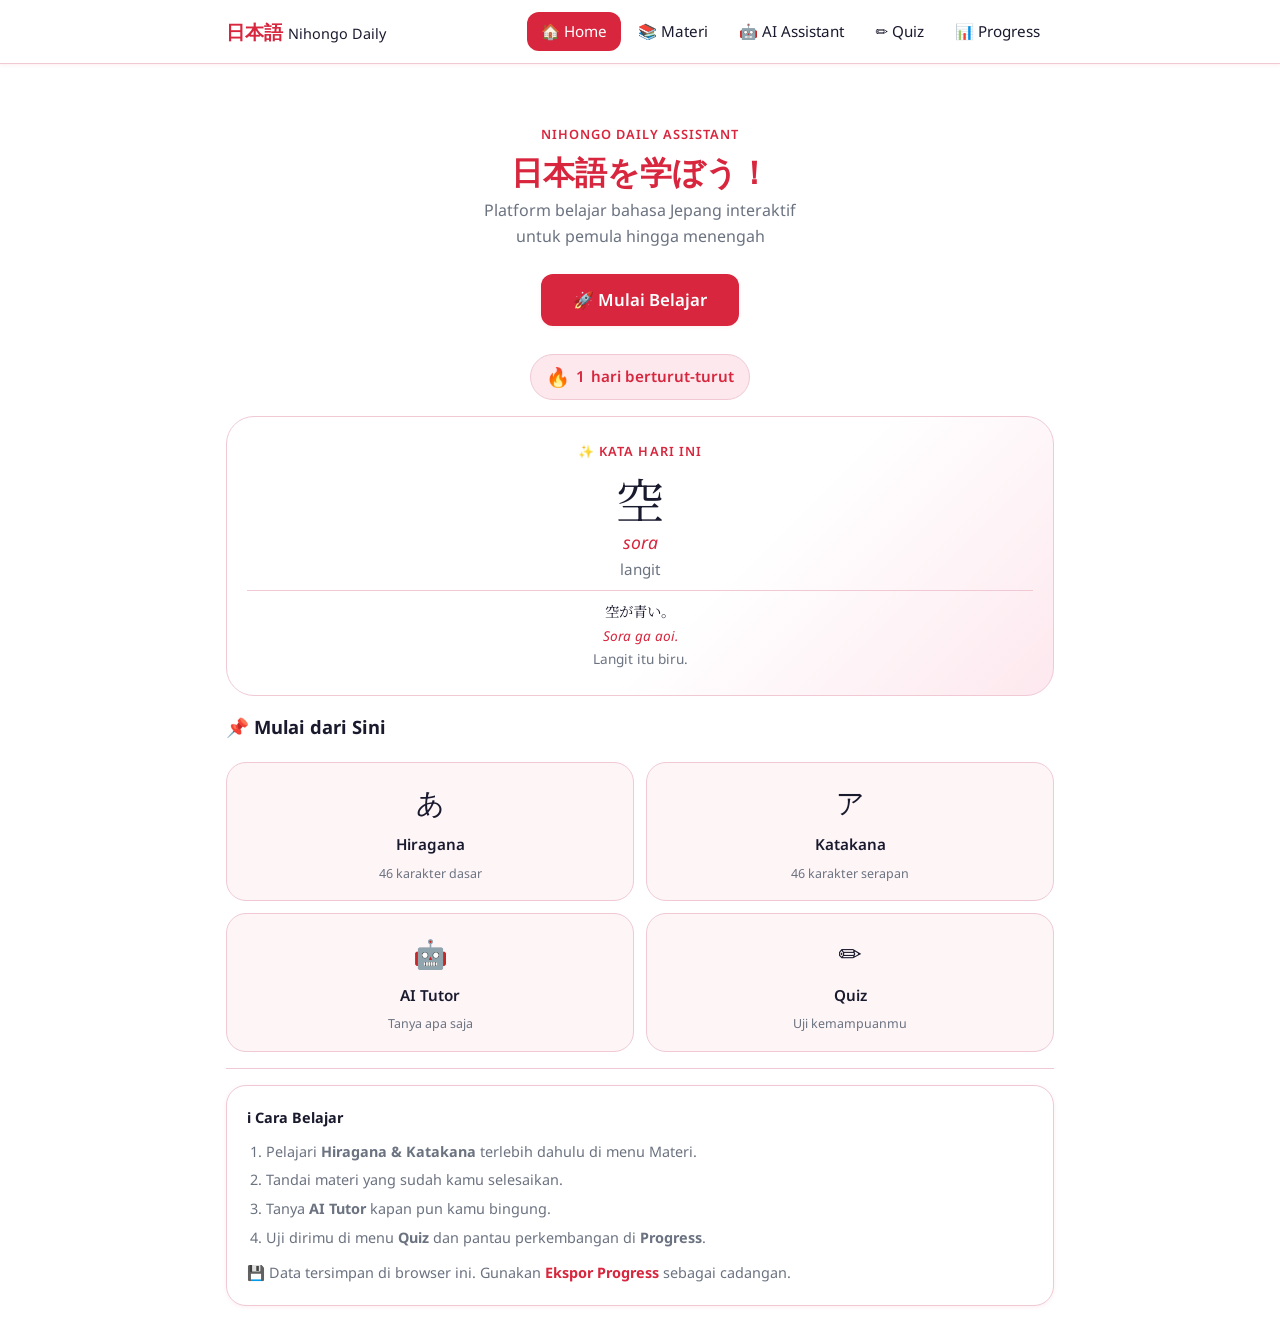
<file: nihongo-daily/index.html>
<!DOCTYPE html>
<html lang="id">
<head>
  <meta charset="UTF-8" />
  <meta name="viewport" content="width=device-width, initial-scale=1.0" />
  <title>Nihongo Daily Assistant</title>
  <!-- Google Fonts: Noto Sans + Noto Serif JP -->
  <link rel="preconnect" href="https://fonts.googleapis.com" />
  <link rel="preconnect" href="https://fonts.gstatic.com" crossorigin />
  <link href="https://fonts.googleapis.com/css2?family=Noto+Sans:wght@400;600;700&family=Noto+Serif+JP:wght@400;700&display=swap" rel="stylesheet" />
  <link rel="stylesheet" href="css/style.css" />
</head>
<body>

  <!-- ═══════════════════════════════════════════════════════
       TOP NAVBAR (desktop)
  ═══════════════════════════════════════════════════════ -->
  <nav class="top-nav">
    <div class="container nav-inner">
      <a href="index.html" class="logo">日本語 <span>Nihongo Daily</span></a>
      <ul class="nav-links">
        <li><a href="index.html"    class="nav-link" data-page="index.html">🏠 Home</a></li>
        <li><a href="materi.html"   class="nav-link" data-page="materi.html">📚 Materi</a></li>
        <li><a href="ai.html"       class="nav-link" data-page="ai.html">🤖 AI Assistant</a></li>
        <li><a href="quiz.html"     class="nav-link" data-page="quiz.html">✏️ Quiz</a></li>
        <li><a href="progress.html" class="nav-link" data-page="progress.html">📊 Progress</a></li>
      </ul>
    </div>
  </nav>

  <!-- ═══════════════════════════════════════════════════════
       MAIN CONTENT
  ═══════════════════════════════════════════════════════ -->
  <main class="container page-content">

    <!-- Hero -->
    <section class="hero">
      <div class="wod-label">Nihongo Daily Assistant</div>
      <h1 class="hero-title">日本語を学ぼう！</h1>
      <p class="hero-subtitle">Platform belajar bahasa Jepang interaktif<br>untuk pemula hingga menengah</p>
      <a href="materi.html" class="btn btn-primary" style="font-size:1.05rem;padding:.75rem 2rem;">
        🚀 Mulai Belajar
      </a>
    </section>

    <!-- Streak -->
    <div class="text-center mb-2">
      <div class="streak-badge" id="streak-badge">
        <span class="streak-fire">🔥</span>
        <span id="streak-count">0</span> hari berturut-turut
      </div>
    </div>

    <!-- Kata Hari Ini -->
    <div class="wod-card mb-2">
      <div class="wod-label">✨ Kata Hari Ini</div>
      <div class="wod-jp"  id="wod-jp">—</div>
      <div class="wod-rom" id="wod-rom"></div>
      <div class="wod-arti" id="wod-arti"></div>
      <div class="wod-contoh" id="wod-contoh"></div>
    </div>

    <!-- Quick Links -->
    <div class="section-header">
      <span class="section-title">📌 Mulai dari Sini</span>
    </div>
    <div class="quick-links">
      <a href="materi.html?level=pemula&tab=hiragana" class="quick-link-card">
        <span class="quick-link-icon">あ</span>
        <span class="quick-link-title">Hiragana</span>
        <span class="quick-link-sub">46 karakter dasar</span>
      </a>
      <a href="materi.html?level=pemula&tab=katakana" class="quick-link-card">
        <span class="quick-link-icon">ア</span>
        <span class="quick-link-title">Katakana</span>
        <span class="quick-link-sub">46 karakter serapan</span>
      </a>
      <a href="ai.html" class="quick-link-card">
        <span class="quick-link-icon">🤖</span>
        <span class="quick-link-title">AI Tutor</span>
        <span class="quick-link-sub">Tanya apa saja</span>
      </a>
      <a href="quiz.html" class="quick-link-card">
        <span class="quick-link-icon">✏️</span>
        <span class="quick-link-title">Quiz</span>
        <span class="quick-link-sub">Uji kemampuanmu</span>
      </a>
    </div>

    <!-- Info singkat -->
    <hr class="divider mt-3" />
    <div class="card mt-2" style="font-size:.9rem;color:var(--color-muted);">
      <b style="color:var(--color-text)">ℹ️ Cara Belajar</b>
      <ol style="margin-top:.5rem;padding-left:1.2rem;line-height:2;">
        <li>Pelajari <b>Hiragana &amp; Katakana</b> terlebih dahulu di menu Materi.</li>
        <li>Tandai materi yang sudah kamu selesaikan.</li>
        <li>Tanya <b>AI Tutor</b> kapan pun kamu bingung.</li>
        <li>Uji dirimu di menu <b>Quiz</b> dan pantau perkembangan di <b>Progress</b>.</li>
      </ol>
      <p style="margin-top:.5rem;margin-bottom:0">
        💾 Data tersimpan di browser ini. Gunakan <a href="progress.html"><b>Ekspor Progress</b></a> sebagai cadangan.
      </p>
    </div>

  </main>

  <!-- ═══════════════════════════════════════════════════════
       BOTTOM NAV (mobile)
  ═══════════════════════════════════════════════════════ -->
  <nav class="bottom-nav">
    <a href="index.html"    class="nav-link"><span class="nav-icon">🏠</span>Home</a>
    <a href="materi.html"   class="nav-link"><span class="nav-icon">📚</span>Materi</a>
    <a href="ai.html"       class="nav-link"><span class="nav-icon">🤖</span>AI</a>
    <a href="quiz.html"     class="nav-link"><span class="nav-icon">✏️</span>Quiz</a>
    <a href="progress.html" class="nav-link"><span class="nav-icon">📊</span>Progress</a>
  </nav>

  <!-- Toast container -->
  <div class="toast-container" id="toast-container"></div>

  <!-- Scripts (order matters: data → storage → config → app) -->
  <script src="js/data.js"></script>
  <script src="js/storage.js"></script>
  <script src="config.js"></script>
  <script src="js/app.js"></script>
  <script>
    // ── Home page init ─────────────────────────────────────
    (function () {
      // Perbarui streak
      perbaruiStreak();

      // Tampilkan streak
      document.getElementById("streak-count").textContent = getStreak();

      // Kata hari ini
      const wod = getWordOfDay();
      document.getElementById("wod-jp").textContent   = wod.jp;
      document.getElementById("wod-rom").textContent  = wod.romaji;
      document.getElementById("wod-arti").textContent = wod.arti;
      if (wod.contoh) {
        document.getElementById("wod-contoh").innerHTML =
          `<span style="font-family:var(--font-jp)">${wod.contoh}</span><br>` +
          `<span style="color:var(--color-accent);font-style:italic;font-size:.85rem">${wod.contohRomaji || ""}</span><br>` +
          `<span style="color:var(--color-muted);font-size:.85rem">${wod.contohArti || ""}</span>`;
      }
    })();
  </script>
</body>
</html>
</file>
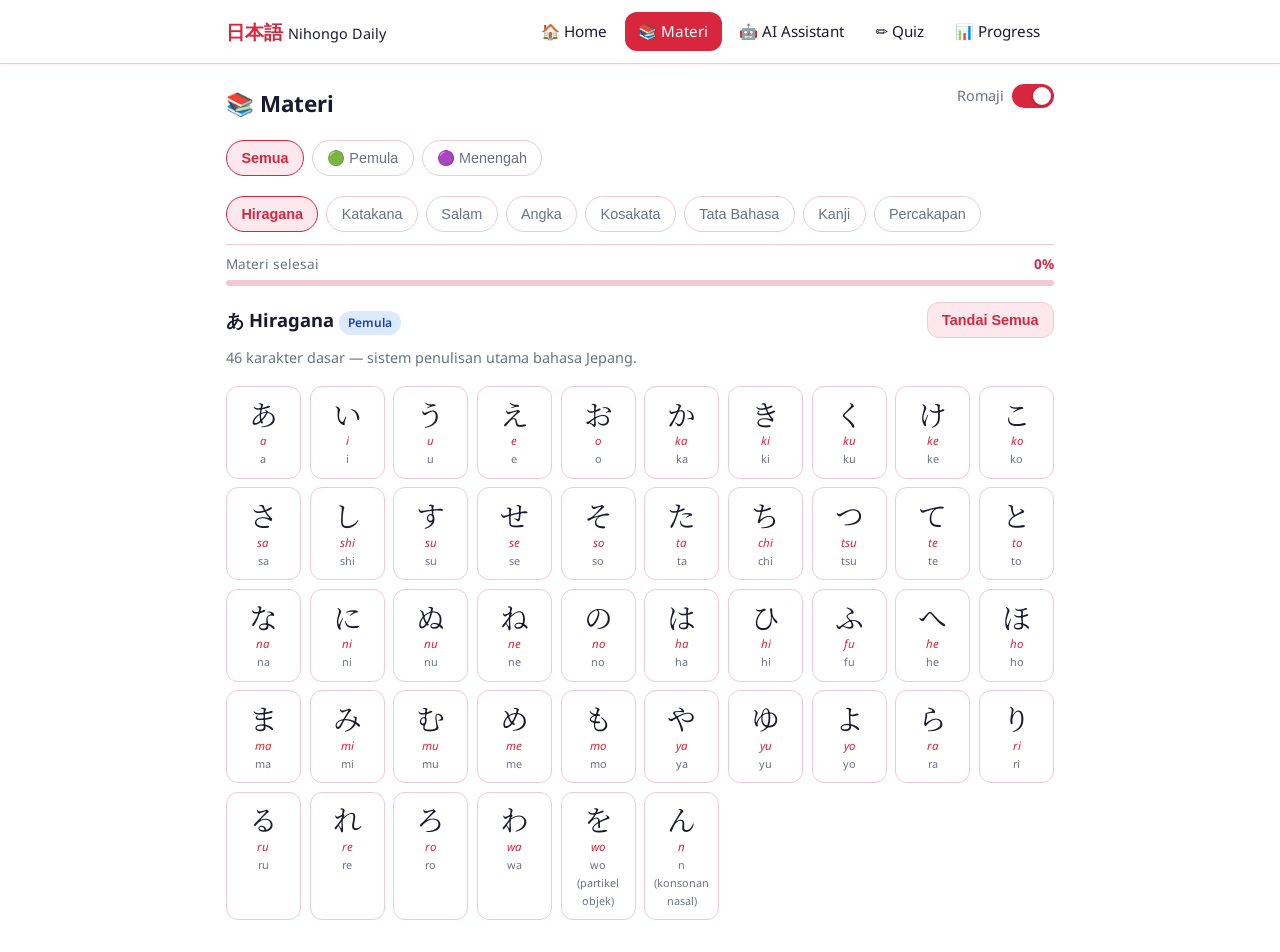
<file: nihongo-daily/materi.html>
<!DOCTYPE html>
<html lang="id">
<head>
  <meta charset="UTF-8" />
  <meta name="viewport" content="width=device-width, initial-scale=1.0" />
  <title>Materi — Nihongo Daily</title>
  <link rel="preconnect" href="https://fonts.googleapis.com" />
  <link rel="preconnect" href="https://fonts.gstatic.com" crossorigin />
  <link href="https://fonts.googleapis.com/css2?family=Noto+Sans:wght@400;600;700&family=Noto+Serif+JP:wght@400;700&display=swap" rel="stylesheet" />
  <link rel="stylesheet" href="css/style.css" />
  <style>
    /* ── Karakter grid tampil lebih rapat di mobile ── */
    .char-grid {
      display: grid;
      grid-template-columns: repeat(auto-fill, minmax(72px, 1fr));
      gap: .55rem;
    }
    .char-card {
      background: var(--color-bg);
      border: 1.5px solid var(--color-border);
      border-radius: var(--radius-md);
      padding: .6rem .4rem;
      text-align: center;
      cursor: pointer;
      transition: border-color .15s, box-shadow .15s;
      position: relative;
    }
    .char-card:hover           { border-color: var(--color-accent); box-shadow: var(--shadow-sm); }
    .char-card.done            { border-color: #a7f3d0; background: #f0fdf4; }
    .char-card .char-jp        { font-family: var(--font-jp); font-size: 1.8rem; line-height: 1.2; }
    .char-card .char-rom       { font-size: .72rem; color: var(--color-accent); font-style: italic; }
    .char-card .char-arti      { font-size: .68rem; color: var(--color-muted); }
    .char-card .done-check {
      position: absolute;
      top: 3px;
      right: 5px;
      font-size: .7rem;
      color: #16a34a;
    }

    /* Romaji tersembunyi jika toggle OFF */
    body.hide-romaji .char-rom,
    body.hide-romaji .romaji-text,
    body.hide-romaji .ai-romaji { display: none; }

    /* Kosakata list */
    .vocab-list { display: flex; flex-direction: column; gap: .55rem; }
    .vocab-item {
      background: var(--color-bg);
      border: 1px solid var(--color-border);
      border-radius: var(--radius-md);
      padding: .75rem 1rem;
      display: flex;
      align-items: center;
      justify-content: space-between;
      gap: .75rem;
      flex-wrap: wrap;
      transition: border-color .15s;
    }
    .vocab-item:hover   { border-color: var(--color-accent); }
    .vocab-item.done    { border-color: #a7f3d0; background: #f0fdf4; }
    .vocab-info         { flex: 1; min-width: 120px; }
    .vocab-jp           { font-family: var(--font-jp); font-size: 1.3rem; }
    .vocab-rom          { font-size: .85rem; color: var(--color-accent); font-style: italic; }
    .vocab-arti         { font-size: .85rem; color: var(--color-muted); }
    .vocab-badge        { flex-shrink: 0; }

    /* Grammar card */
    .grammar-card {
      background: var(--color-bg);
      border: 1px solid var(--color-border);
      border-radius: var(--radius-lg);
      margin-bottom: .75rem;
      overflow: hidden;
    }
    .grammar-header {
      display: flex;
      align-items: center;
      justify-content: space-between;
      padding: .9rem 1.1rem;
      cursor: pointer;
      gap: .5rem;
    }
    .grammar-header:hover { background: var(--color-surface2); }
    .grammar-body {
      padding: 0 1.1rem 1rem;
      border-top: 1px solid var(--color-border);
    }
    .grammar-pola {
      background: var(--color-surface);
      border-radius: var(--radius-sm);
      padding: .45rem .75rem;
      font-size: .9rem;
      font-family: monospace;
      margin: .6rem 0;
      word-break: break-all;
    }
    .grammar-contoh-item {
      border-left: 3px solid var(--color-accent);
      padding: .4rem .75rem;
      margin: .4rem 0;
      background: var(--color-surface2);
      border-radius: 0 var(--radius-sm) var(--radius-sm) 0;
    }

    /* Percakapan */
    .percakapan-card {
      background: var(--color-bg);
      border: 1px solid var(--color-border);
      border-radius: var(--radius-lg);
      padding: 1rem 1.1rem;
      margin-bottom: .75rem;
    }

    /* Tab konten */
    .tab-content { display: none; }
    .tab-content.active { display: block; }

    /* Chevron ikon */
    .chevron {
      transition: transform .2s;
      font-style: normal;
      font-size: .9rem;
      color: var(--color-muted);
    }
    .chevron.open { transform: rotate(180deg); }
  </style>
</head>
<body>

  <!-- TOP NAV -->
  <nav class="top-nav">
    <div class="container nav-inner">
      <a href="index.html" class="logo">日本語 <span>Nihongo Daily</span></a>
      <ul class="nav-links">
        <li><a href="index.html"    class="nav-link">🏠 Home</a></li>
        <li><a href="materi.html"   class="nav-link">📚 Materi</a></li>
        <li><a href="ai.html"       class="nav-link">🤖 AI Assistant</a></li>
        <li><a href="quiz.html"     class="nav-link">✏️ Quiz</a></li>
        <li><a href="progress.html" class="nav-link">📊 Progress</a></li>
      </ul>
    </div>
  </nav>

  <main class="container page-content">

    <!-- Judul + toggle romaji -->
    <div class="section-header mb-2">
      <h1 style="font-size:1.4rem">📚 Materi</h1>
      <label class="toggle-romaji-wrap">
        Romaji
        <label class="toggle-switch">
          <input type="checkbox" id="toggle-romaji" checked />
          <span class="toggle-slider"></span>
        </label>
      </label>
    </div>

    <!-- Filter Level -->
    <div class="filter-bar" id="filter-level">
      <button class="filter-btn active" data-level="semua">Semua</button>
      <button class="filter-btn" data-level="pemula">🟢 Pemula</button>
      <button class="filter-btn" data-level="menengah">🟣 Menengah</button>
    </div>

    <!-- ═══ TAB NAVIGASI KATEGORI ═══════════════════════════ -->
    <div class="filter-bar" id="tab-bar" style="margin-bottom:.5rem;border-bottom:1px solid var(--color-border);padding-bottom:.75rem;">
      <button class="filter-btn active" data-tab="hiragana">Hiragana</button>
      <button class="filter-btn" data-tab="katakana">Katakana</button>
      <button class="filter-btn" data-tab="salam">Salam</button>
      <button class="filter-btn" data-tab="angka">Angka</button>
      <button class="filter-btn" data-tab="kosakata">Kosakata</button>
      <button class="filter-btn" data-tab="grammar">Tata Bahasa</button>
      <button class="filter-btn" data-tab="kanji">Kanji</button>
      <button class="filter-btn" data-tab="percakapan">Percakapan</button>
    </div>

    <!-- Progress selesai -->
    <div id="progress-bar-wrap" style="margin-bottom:1rem;">
      <div style="display:flex;justify-content:space-between;font-size:.85rem;margin-bottom:.3rem;">
        <span style="color:var(--color-muted)">Materi selesai</span>
        <span id="persen-selesai" style="font-weight:700;color:var(--color-accent)">0%</span>
      </div>
      <div class="quiz-progress-bar">
        <div class="quiz-progress-fill" id="persen-fill" style="width:0%"></div>
      </div>
    </div>

    <!-- ═══════════════════════════════════════════════════
         TAB: HIRAGANA
    ═══════════════════════════════════════════════════ -->
    <div id="tab-hiragana" class="tab-content active" data-level-tag="pemula">
      <div class="section-header mb-1">
        <h2 class="section-title">あ Hiragana <span class="badge badge-pemula ml-1">Pemula</span></h2>
        <button class="btn btn-sm btn-secondary" id="btn-selesai-all-hiragana">Tandai Semua</button>
      </div>
      <p class="text-muted mb-2" style="font-size:.9rem">46 karakter dasar — sistem penulisan utama bahasa Jepang.</p>
      <div class="char-grid" id="grid-hiragana"></div>
    </div>

    <!-- ═══════════════════════════════════════════════════
         TAB: KATAKANA
    ═══════════════════════════════════════════════════ -->
    <div id="tab-katakana" class="tab-content" data-level-tag="pemula">
      <div class="section-header mb-1">
        <h2 class="section-title">ア Katakana <span class="badge badge-pemula">Pemula</span></h2>
        <button class="btn btn-sm btn-secondary" id="btn-selesai-all-katakana">Tandai Semua</button>
      </div>
      <p class="text-muted mb-2" style="font-size:.9rem">46 karakter — digunakan untuk kata serapan dan nama asing.</p>
      <div class="char-grid" id="grid-katakana"></div>
    </div>

    <!-- ═══════════════════════════════════════════════════
         TAB: SALAM
    ═══════════════════════════════════════════════════ -->
    <div id="tab-salam" class="tab-content" data-level-tag="pemula">
      <div class="section-header mb-1">
        <h2 class="section-title">👋 Salam &amp; Ungkapan <span class="badge badge-pemula">Pemula</span></h2>
      </div>
      <div class="vocab-list" id="list-salam"></div>
    </div>

    <!-- ═══════════════════════════════════════════════════
         TAB: ANGKA
    ═══════════════════════════════════════════════════ -->
    <div id="tab-angka" class="tab-content" data-level-tag="pemula">
      <div class="section-header mb-1">
        <h2 class="section-title">🔢 Angka <span class="badge badge-pemula">Pemula</span></h2>
      </div>
      <div class="vocab-list" id="list-angka"></div>
    </div>

    <!-- ═══════════════════════════════════════════════════
         TAB: KOSAKATA
    ═══════════════════════════════════════════════════ -->
    <div id="tab-kosakata" class="tab-content" data-level-tag="semua">
      <div class="section-header mb-1">
        <h2 class="section-title">📖 Kosakata</h2>
        <div class="filter-bar" id="filter-kosakata" style="margin-bottom:0">
          <button class="filter-btn active" data-kat="semua">Semua</button>
          <button class="filter-btn" data-kat="kata kerja">Kata Kerja</button>
          <button class="filter-btn" data-kat="kata sifat">Kata Sifat</button>
          <button class="filter-btn" data-kat="benda">Benda</button>
          <button class="filter-btn" data-kat="orang">Orang</button>
        </div>
      </div>
      <div class="vocab-list" id="list-kosakata"></div>
    </div>

    <!-- ═══════════════════════════════════════════════════
         TAB: TATA BAHASA
    ═══════════════════════════════════════════════════ -->
    <div id="tab-grammar" class="tab-content" data-level-tag="semua">
      <div class="section-header mb-1">
        <h2 class="section-title">📝 Tata Bahasa</h2>
      </div>
      <div id="list-grammar"></div>
    </div>

    <!-- ═══════════════════════════════════════════════════
         TAB: KANJI
    ═══════════════════════════════════════════════════ -->
    <div id="tab-kanji" class="tab-content" data-level-tag="menengah">
      <div class="section-header mb-1">
        <h2 class="section-title">漢 Kanji Dasar <span class="badge badge-menengah">Menengah</span></h2>
        <button class="btn btn-sm btn-secondary" id="btn-selesai-all-kanji">Tandai Semua</button>
      </div>
      <p class="text-muted mb-2" style="font-size:.9rem">15 kanji paling umum beserta on'yomi dan kun'yomi.</p>
      <div class="vocab-list" id="list-kanji"></div>
    </div>

    <!-- ═══════════════════════════════════════════════════
         TAB: PERCAKAPAN
    ═══════════════════════════════════════════════════ -->
    <div id="tab-percakapan" class="tab-content" data-level-tag="menengah">
      <div class="section-header mb-1">
        <h2 class="section-title">💬 Percakapan <span class="badge badge-menengah">Menengah</span></h2>
      </div>
      <div id="list-percakapan"></div>
    </div>

  </main>

  <!-- BOTTOM NAV -->
  <nav class="bottom-nav">
    <a href="index.html"    class="nav-link"><span class="nav-icon">🏠</span>Home</a>
    <a href="materi.html"   class="nav-link"><span class="nav-icon">📚</span>Materi</a>
    <a href="ai.html"       class="nav-link"><span class="nav-icon">🤖</span>AI</a>
    <a href="quiz.html"     class="nav-link"><span class="nav-icon">✏️</span>Quiz</a>
    <a href="progress.html" class="nav-link"><span class="nav-icon">📊</span>Progress</a>
  </nav>

  <div class="toast-container" id="toast-container"></div>

  <script src="js/data.js"></script>
  <script src="js/storage.js"></script>
  <script src="config.js"></script>
  <script src="js/app.js"></script>
  <script>
  // ══════════════════════════════════════════════════════════
  //  materi.html — logic halaman
  // ══════════════════════════════════════════════════════════

  // ─── Helper: tampilkan toast notifikasi ──────────────────
  function showToast(msg) {
    const c = document.getElementById("toast-container");
    const t = document.createElement("div");
    t.className = "toast";
    t.textContent = msg;
    c.appendChild(t);
    setTimeout(() => t.remove(), 2800);
  }

  // ─── Hitung total item materi (semua) ────────────────────
  function totalMateri() {
    return (
      DATA_HIRAGANA.length +
      DATA_KATAKANA.length +
      DATA_SALAM.length +
      DATA_ANGKA.length +
      DATA_KOSAKATA.length +
      DATA_GRAMMAR.length +
      DATA_KANJI.length
    );
  }

  // ─── Update progress bar ─────────────────────────────────
  function updateProgressBar() {
    const pct = persenMateriSelesai(totalMateri());
    document.getElementById("persen-selesai").textContent = pct + "%";
    document.getElementById("persen-fill").style.width    = pct + "%";
  }

  // ─── Render karakter grid (hiragana / katakana) ───────────
  function renderCharGrid(containerId, dataset, prefix) {
    const grid = document.getElementById(containerId);
    grid.innerHTML = "";
    dataset.forEach((item, i) => {
      const id   = prefix + "_" + i;
      const done = sudahSelesai(id);
      const card = document.createElement("div");
      card.className = "char-card" + (done ? " done" : "");
      card.dataset.id = id;
      card.innerHTML = `
        <div class="char-jp">${item.jp}</div>
        <div class="char-rom romaji-text">${item.romaji}</div>
        <div class="char-arti">${item.arti}</div>
        ${done ? '<span class="done-check">✓</span>' : ""}
      `;
      // Klik = toggle selesai
      card.addEventListener("click", () => {
        if (sudahSelesai(id)) {
          hapusTandaiSelesai(id);
          card.classList.remove("done");
          card.querySelector(".done-check")?.remove();
          showToast("Tanda selesai dihapus");
        } else {
          tandaiSelesai(id);
          card.classList.add("done");
          if (!card.querySelector(".done-check")) {
            const ck = document.createElement("span");
            ck.className = "done-check";
            ck.textContent = "✓";
            card.appendChild(ck);
          }
          showToast("✅ Ditandai selesai");
        }
        updateProgressBar();
      });
      grid.appendChild(card);
    });
  }

  // ─── Render vocab list (salam, angka, kosakata) ──────────
  function renderVocabList(containerId, dataset, prefix, showBadge) {
    const list = document.getElementById(containerId);
    list.innerHTML = "";
    dataset.forEach((item, i) => {
      const id   = prefix + "_" + i;
      const done = sudahSelesai(id);
      const el   = document.createElement("div");
      el.className  = "vocab-item" + (done ? " done" : "");
      el.dataset.id = id;
      el.innerHTML  = `
        <div class="vocab-info">
          <div class="vocab-jp jp-text" style="font-size:1.3rem">${item.jp}</div>
          <div class="vocab-rom romaji-text">${item.romaji}</div>
          <div class="vocab-arti">${item.arti}</div>
        </div>
        <div class="vocab-badge" style="display:flex;flex-direction:column;align-items:flex-end;gap:.35rem;">
          ${showBadge && item.level ? `<span class="badge badge-${item.level}">${item.level}</span>` : ""}
          ${showBadge && item.kategori ? `<span class="badge badge-accent">${item.kategori}</span>` : ""}
          <button class="btn btn-sm ${done ? "btn-done" : "btn-secondary"} btn-tandai"
            data-id="${id}" title="${done ? "Hapus tanda" : "Tandai selesai"}">
            ${done ? "✅ Selesai" : "Tandai"}
          </button>
        </div>
      `;
      // Tombol tandai
      el.querySelector(".btn-tandai").addEventListener("click", (e) => {
        e.stopPropagation();
        toggleSelesai(id, el, e.target);
      });
      list.appendChild(el);
    });
  }

  function toggleSelesai(id, elItem, btn) {
    if (sudahSelesai(id)) {
      hapusTandaiSelesai(id);
      elItem.classList.remove("done");
      btn.className = "btn btn-sm btn-secondary btn-tandai";
      btn.textContent = "Tandai";
      showToast("Tanda selesai dihapus");
    } else {
      tandaiSelesai(id);
      elItem.classList.add("done");
      btn.className = "btn btn-sm btn-done btn-tandai";
      btn.textContent = "✅ Selesai";
      showToast("✅ Ditandai selesai");
    }
    updateProgressBar();
  }

  // ─── Render kosakata dengan filter ───────────────────────
  let currentKat = "semua";
  let currentLevel = "semua";

  function renderKosakata() {
    let data = DATA_KOSAKATA;
    if (currentLevel !== "semua") data = data.filter(d => d.level === currentLevel);
    if (currentKat  !== "semua") data = data.filter(d => d.kategori === currentKat);
    // Buat mapping index ke id asli
    const list = document.getElementById("list-kosakata");
    list.innerHTML = "";
    data.forEach((item) => {
      const i    = DATA_KOSAKATA.indexOf(item);
      const id   = "kosakata_" + i;
      const done = sudahSelesai(id);
      const el   = document.createElement("div");
      el.className = "vocab-item" + (done ? " done" : "");
      el.innerHTML = `
        <div class="vocab-info">
          <div class="vocab-jp jp-text" style="font-size:1.3rem">${item.jp}</div>
          <div class="vocab-rom romaji-text">${item.romaji}</div>
          <div class="vocab-arti">${item.arti}</div>
        </div>
        <div class="vocab-badge" style="display:flex;flex-direction:column;align-items:flex-end;gap:.35rem;">
          <span class="badge badge-${item.level}">${item.level}</span>
          <span class="badge badge-accent">${item.kategori}</span>
          <button class="btn btn-sm ${done ? "btn-done" : "btn-secondary"} btn-tandai" data-id="${id}">
            ${done ? "✅ Selesai" : "Tandai"}
          </button>
        </div>
      `;
      el.querySelector(".btn-tandai").addEventListener("click", (e) => {
        e.stopPropagation();
        toggleSelesai(id, el, e.target);
      });
      list.appendChild(el);
    });
  }

  // ─── Render grammar ───────────────────────────────────────
  function renderGrammar(levelFilter) {
    const list = document.getElementById("list-grammar");
    list.innerHTML = "";
    let data = DATA_GRAMMAR;
    if (levelFilter !== "semua") data = data.filter(g => g.level === levelFilter);
    data.forEach((gr, i) => {
      const id   = "grammar_" + i;
      const done = sudahSelesai(id);
      const card = document.createElement("div");
      card.className = "grammar-card";
      const contohHTML = gr.contoh.map(c => `
        <div class="grammar-contoh-item">
          <div class="vocab-jp jp-text" style="font-size:1.1rem">${c.jp}</div>
          <div class="vocab-rom romaji-text">${c.romaji}</div>
          <div class="vocab-arti">${c.arti}</div>
        </div>`).join("");
      card.innerHTML = `
        <div class="grammar-header" data-open="false">
          <div>
            <span class="badge badge-${gr.level}" style="margin-right:.5rem">${gr.level}</span>
            <b>${gr.judul}</b>
          </div>
          <div style="display:flex;align-items:center;gap:.5rem">
            <button class="btn btn-sm ${done ? "btn-done" : "btn-secondary"} btn-tandai" data-id="${id}">
              ${done ? "✅" : "Tandai"}
            </button>
            <i class="chevron">▼</i>
          </div>
        </div>
        <div class="grammar-body hidden">
          <div class="grammar-pola">${gr.pola}</div>
          <p style="font-size:.9rem;color:var(--color-muted);margin-bottom:.5rem">${gr.penjelasan}</p>
          <b style="font-size:.9rem">Contoh:</b>
          ${contohHTML}
        </div>
      `;
      // Toggle buka/tutup
      card.querySelector(".grammar-header").addEventListener("click", (e) => {
        if (e.target.closest("button")) return;
        const body = card.querySelector(".grammar-body");
        const chv  = card.querySelector(".chevron");
        const open = card.querySelector(".grammar-header").dataset.open === "true";
        body.classList.toggle("hidden", open);
        chv.classList.toggle("open", !open);
        card.querySelector(".grammar-header").dataset.open = !open;
      });
      // Tandai selesai
      card.querySelector(".btn-tandai").addEventListener("click", (e) => {
        e.stopPropagation();
        toggleSelesai(id, card, e.target);
      });
      list.appendChild(card);
    });
  }

  // ─── Render kanji ─────────────────────────────────────────
  function renderKanji() {
    const list = document.getElementById("list-kanji");
    list.innerHTML = "";
    DATA_KANJI.forEach((k, i) => {
      const id   = "kanji_" + i;
      const done = sudahSelesai(id);
      const el   = document.createElement("div");
      el.className = "vocab-item" + (done ? " done" : "");
      el.innerHTML = `
        <div class="vocab-info">
          <div style="display:flex;align-items:baseline;gap:.5rem">
            <span style="font-family:var(--font-jp);font-size:2.2rem">${k.jp}</span>
            <span class="romaji-text">${k.romaji}</span>
          </div>
          <div class="vocab-arti">${k.arti}</div>
          <div style="font-size:.8rem;color:var(--color-muted);margin-top:.2rem">
            On: <b>${k.onyomi}</b> &nbsp;|&nbsp; Kun: <b>${k.kunyomi}</b>
          </div>
        </div>
        <button class="btn btn-sm ${done ? "btn-done" : "btn-secondary"} btn-tandai" data-id="${id}">
          ${done ? "✅ Selesai" : "Tandai"}
        </button>
      `;
      el.querySelector(".btn-tandai").addEventListener("click", (e) => {
        e.stopPropagation();
        toggleSelesai(id, el, e.target);
      });
      list.appendChild(el);
    });
  }

  // ─── Render percakapan ────────────────────────────────────
  function renderPercakapan() {
    const list = document.getElementById("list-percakapan");
    list.innerHTML = "";
    DATA_PERCAKAPAN.forEach((p) => {
      const dialogHTML = p.dialog.map(d => `
        <div class="dialog-item">
          <div class="dialog-speaker">${d.speaker}</div>
          <div class="dialog-content">
            <div class="jp">${d.jp}</div>
            <div class="rom romaji-text">${d.romaji}</div>
            <div class="id text-muted" style="font-size:.85rem">${d.arti}</div>
          </div>
        </div>`).join("");
      const card = document.createElement("div");
      card.className = "percakapan-card";
      card.innerHTML = `<h3 style="margin-bottom:.75rem">${p.judul}</h3>${dialogHTML}`;
      list.appendChild(card);
    });
  }

  // ─── Tab switching ────────────────────────────────────────
  let activeTab = "hiragana";

  function switchTab(tab) {
    activeTab = tab;
    document.querySelectorAll(".tab-content").forEach(el => el.classList.remove("active"));
    document.querySelectorAll("#tab-bar .filter-btn").forEach(btn => btn.classList.remove("active"));
    const tc = document.getElementById("tab-" + tab);
    if (tc) tc.classList.add("active");
    document.querySelector(`#tab-bar [data-tab="${tab}"]`)?.classList.add("active");
    // Re-render konten aktif
    if (tab === "kosakata") renderKosakata();
    if (tab === "grammar")  renderGrammar(currentLevel);
    updateProgressBar();
  }

  document.querySelectorAll("#tab-bar .filter-btn").forEach(btn => {
    btn.addEventListener("click", () => switchTab(btn.dataset.tab));
  });

  // ─── Filter level ──────────────────────────────────────────
  document.querySelectorAll("#filter-level .filter-btn").forEach(btn => {
    btn.addEventListener("click", () => {
      document.querySelectorAll("#filter-level .filter-btn").forEach(b => b.classList.remove("active"));
      btn.classList.add("active");
      currentLevel = btn.dataset.level;
      // Sembunyikan tab yang tidak sesuai level
      document.querySelectorAll(".tab-content").forEach(tc => {
        const tag = tc.dataset.levelTag;
        if (currentLevel === "semua" || tag === "semua" || tag === currentLevel) {
          // tab tersedia — pastikan tombol tab tampil
          const tabId = tc.id.replace("tab-", "");
          document.querySelector(`[data-tab="${tabId}"]`)?.removeAttribute("style");
        } else {
          // tab tidak relevan — hidden
          const tabId = tc.id.replace("tab-", "");
          const btn   = document.querySelector(`[data-tab="${tabId}"]`);
          if (btn) btn.style.display = "none";
        }
      });
      // Jika tab aktif tersembunyi, switch ke tab pertama yg visible
      const visibleBtns = [...document.querySelectorAll("#tab-bar .filter-btn")].filter(b => b.style.display !== "none");
      if (!visibleBtns.some(b => b.dataset.tab === activeTab)) {
        switchTab(visibleBtns[0]?.dataset.tab || "hiragana");
      } else {
        if (activeTab === "kosakata") renderKosakata();
        if (activeTab === "grammar")  renderGrammar(currentLevel);
      }
    });
  });

  // ─── Filter kategori kosakata ─────────────────────────────
  document.querySelectorAll("#filter-kosakata .filter-btn").forEach(btn => {
    btn.addEventListener("click", () => {
      document.querySelectorAll("#filter-kosakata .filter-btn").forEach(b => b.classList.remove("active"));
      btn.classList.add("active");
      currentKat = btn.dataset.kat;
      renderKosakata();
    });
  });

  // ─── Tandai semua hiragana / katakana / kanji ─────────────
  document.getElementById("btn-selesai-all-hiragana").addEventListener("click", () => {
    DATA_HIRAGANA.forEach((_, i) => tandaiSelesai("hiragana_" + i));
    renderCharGrid("grid-hiragana", DATA_HIRAGANA, "hiragana");
    updateProgressBar();
    showToast("✅ Semua hiragana ditandai selesai");
  });
  document.getElementById("btn-selesai-all-katakana").addEventListener("click", () => {
    DATA_KATAKANA.forEach((_, i) => tandaiSelesai("katakana_" + i));
    renderCharGrid("grid-katakana", DATA_KATAKANA, "katakana");
    updateProgressBar();
    showToast("✅ Semua katakana ditandai selesai");
  });
  document.getElementById("btn-selesai-all-kanji").addEventListener("click", () => {
    DATA_KANJI.forEach((_, i) => tandaiSelesai("kanji_" + i));
    renderKanji();
    updateProgressBar();
    showToast("✅ Semua kanji ditandai selesai");
  });

  // ─── Toggle Romaji ────────────────────────────────────────
  document.getElementById("toggle-romaji").addEventListener("change", function () {
    document.body.classList.toggle("hide-romaji", !this.checked);
  });

  // ─── URL param: buka tab langsung ─────────────────────────
  function initFromURL() {
    const params = new URLSearchParams(window.location.search);
    const tab    = params.get("tab");
    if (tab) switchTab(tab);
  }

  // ─── Initial render ───────────────────────────────────────
  renderCharGrid("grid-hiragana", DATA_HIRAGANA, "hiragana");
  renderCharGrid("grid-katakana", DATA_KATAKANA, "katakana");
  renderVocabList("list-salam", DATA_SALAM,  "salam",  false);
  renderVocabList("list-angka", DATA_ANGKA,  "angka",  false);
  renderKosakata();
  renderGrammar("semua");
  renderKanji();
  renderPercakapan();
  updateProgressBar();
  initFromURL();
  </script>
</body>
</html>
</file>
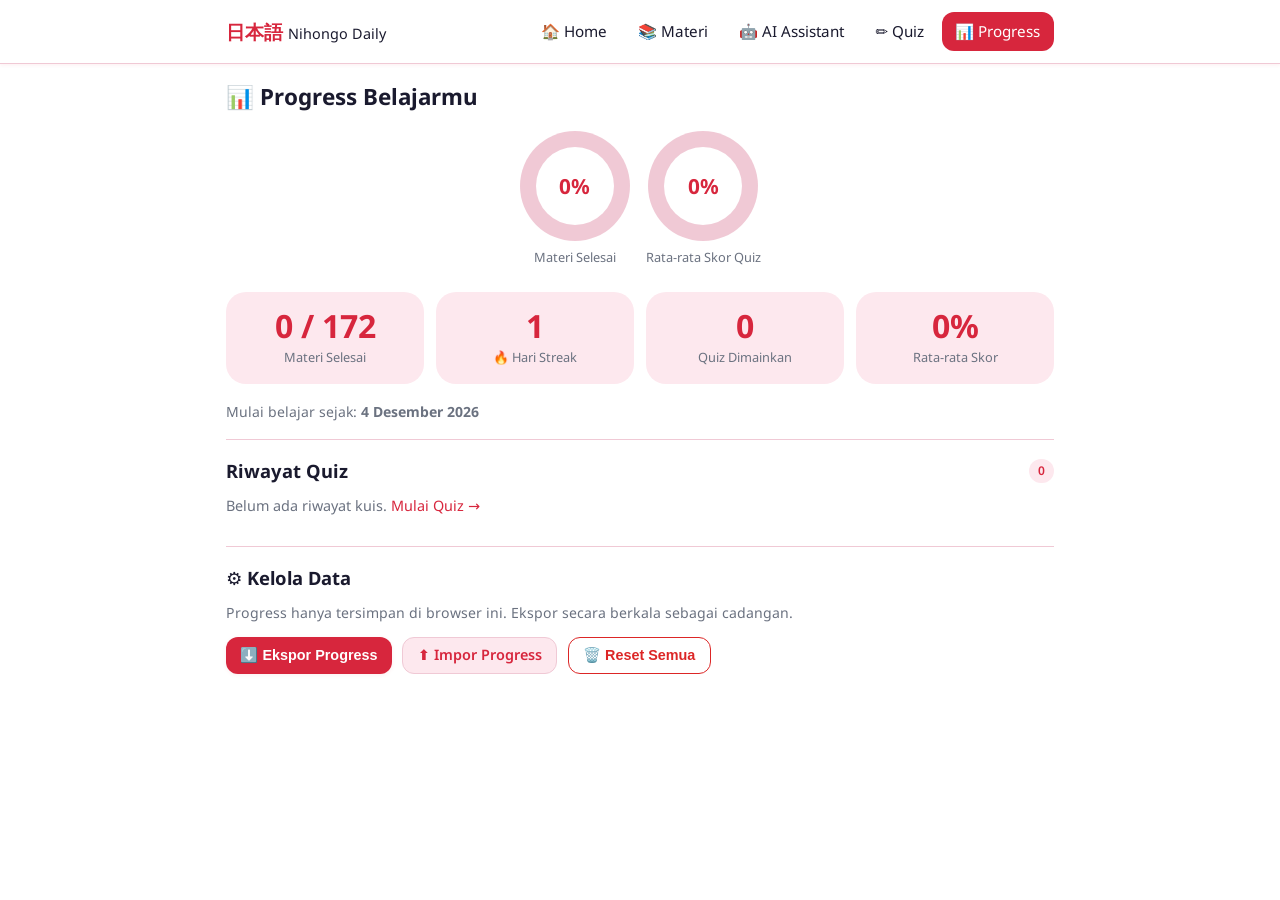
<file: nihongo-daily/progress.html>
<!DOCTYPE html>
<html lang="id">
<head>
  <meta charset="UTF-8" />
  <meta name="viewport" content="width=device-width, initial-scale=1.0" />
  <title>Progress — Nihongo Daily</title>
  <link rel="preconnect" href="https://fonts.googleapis.com" />
  <link rel="preconnect" href="https://fonts.gstatic.com" crossorigin />
  <link href="https://fonts.googleapis.com/css2?family=Noto+Sans:wght@400;600;700&family=Noto+Serif+JP:wght@400;700&display=swap" rel="stylesheet" />
  <link rel="stylesheet" href="css/style.css" />
  <style>
    /* Ring chart sederhana dengan conic-gradient */
    .ring-chart {
      width: 110px;
      height: 110px;
      border-radius: 50%;
      background: conic-gradient(var(--color-accent) 0% var(--pct, 0%), var(--color-border) var(--pct, 0%) 100%);
      display: flex;
      align-items: center;
      justify-content: center;
      position: relative;
    }
    .ring-chart::before {
      content: "";
      position: absolute;
      width: 78px;
      height: 78px;
      background: var(--color-bg);
      border-radius: 50%;
    }
    .ring-chart-label {
      position: relative;
      z-index: 1;
      font-size: 1.3rem;
      font-weight: 700;
      color: var(--color-accent);
    }
    .ring-wrap {
      display: flex;
      flex-direction: column;
      align-items: center;
      gap: .4rem;
    }
    .ring-wrap small { font-size: .8rem; color: var(--color-muted); text-align: center; }
  </style>
</head>
<body>

  <!-- TOP NAV -->
  <nav class="top-nav">
    <div class="container nav-inner">
      <a href="index.html" class="logo">日本語 <span>Nihongo Daily</span></a>
      <ul class="nav-links">
        <li><a href="index.html"    class="nav-link">🏠 Home</a></li>
        <li><a href="materi.html"   class="nav-link">📚 Materi</a></li>
        <li><a href="ai.html"       class="nav-link">🤖 AI Assistant</a></li>
        <li><a href="quiz.html"     class="nav-link">✏️ Quiz</a></li>
        <li><a href="progress.html" class="nav-link">📊 Progress</a></li>
      </ul>
    </div>
  </nav>

  <main class="container page-content">

    <h1 style="font-size:1.4rem;margin-bottom:1.25rem">📊 Progress Belajarmu</h1>

    <!-- ── Ringkasan visual ──────────────────────────────── -->
    <div style="display:flex;gap:1rem;justify-content:center;flex-wrap:wrap;margin-bottom:1.5rem">
      <div class="ring-wrap">
        <div class="ring-chart" id="ring-materi">
          <span class="ring-chart-label" id="ring-materi-label">0%</span>
        </div>
        <small>Materi Selesai</small>
      </div>
      <div class="ring-wrap">
        <div class="ring-chart" id="ring-skor">
          <span class="ring-chart-label" id="ring-skor-label">0%</span>
        </div>
        <small>Rata-rata Skor Quiz</small>
      </div>
    </div>

    <!-- ── Stat Cards ────────────────────────────────────── -->
    <div class="stat-grid mb-2">
      <div class="stat-card">
        <div class="stat-number" id="stat-materi">0</div>
        <div class="stat-label">Materi Selesai</div>
      </div>
      <div class="stat-card">
        <div class="stat-number" id="stat-streak">0</div>
        <div class="stat-label">🔥 Hari Streak</div>
      </div>
      <div class="stat-card">
        <div class="stat-number" id="stat-kuis">0</div>
        <div class="stat-label">Quiz Dimainkan</div>
      </div>
      <div class="stat-card">
        <div class="stat-number" id="stat-avg">0%</div>
        <div class="stat-label">Rata-rata Skor</div>
      </div>
    </div>

    <!-- ── Tanggal mulai ─────────────────────────────────── -->
    <p style="font-size:.875rem;color:var(--color-muted);margin-bottom:1rem">
      Mulai belajar sejak: <b id="tgl-mulai">—</b>
    </p>

    <hr class="divider" />

    <!-- ── Riwayat Kuis ──────────────────────────────────── -->
    <div class="section-header mb-1">
      <span class="section-title">Riwayat Quiz</span>
      <span id="badge-kuis-count" class="badge badge-accent">0</span>
    </div>
    <div id="history-list" class="history-list mb-2">
      <p class="text-muted" style="font-size:.9rem">Belum ada riwayat kuis.</p>
    </div>

    <hr class="divider" />

    <!-- ── Ekspor / Impor / Reset ────────────────────────── -->
    <div class="section-header mb-1">
      <span class="section-title">⚙️ Kelola Data</span>
    </div>
    <p style="font-size:.88rem;color:var(--color-muted);margin-bottom:.75rem">
      Progress hanya tersimpan di browser ini. Ekspor secara berkala sebagai cadangan.
    </p>
    <div style="display:flex;flex-wrap:wrap;gap:.65rem">
      <button class="btn btn-primary btn-sm" id="btn-ekspor">⬇️ Ekspor Progress</button>
      <label class="btn btn-secondary btn-sm" style="cursor:pointer">
        ⬆️ Impor Progress
        <input type="file" id="file-impor" accept=".json" style="display:none" />
      </label>
      <button class="btn btn-ghost btn-sm" id="btn-reset" style="color:var(--color-error);border-color:var(--color-error)">
        🗑️ Reset Semua
      </button>
    </div>

  </main>

  <!-- BOTTOM NAV -->
  <nav class="bottom-nav">
    <a href="index.html"    class="nav-link"><span class="nav-icon">🏠</span>Home</a>
    <a href="materi.html"   class="nav-link"><span class="nav-icon">📚</span>Materi</a>
    <a href="ai.html"       class="nav-link"><span class="nav-icon">🤖</span>AI</a>
    <a href="quiz.html"     class="nav-link"><span class="nav-icon">✏️</span>Quiz</a>
    <a href="progress.html" class="nav-link"><span class="nav-icon">📊</span>Progress</a>
  </nav>

  <div class="toast-container" id="toast-container"></div>

  <script src="js/data.js"></script>
  <script src="js/storage.js"></script>
  <script src="config.js"></script>
  <script src="js/app.js"></script>
  <script>
  // ══════════════════════════════════════════════════════════
  //  progress.html — logic halaman
  // ══════════════════════════════════════════════════════════

  function showToast(msg) {
    const c = document.getElementById("toast-container");
    const t = document.createElement("div");
    t.className = "toast";
    t.textContent = msg;
    c.appendChild(t);
    setTimeout(() => t.remove(), 2800);
  }

  // ─── Hitung total item materi ─────────────────────────────
  function totalMateri() {
    return (
      DATA_HIRAGANA.length +
      DATA_KATAKANA.length +
      DATA_SALAM.length +
      DATA_ANGKA.length +
      DATA_KOSAKATA.length +
      DATA_GRAMMAR.length +
      DATA_KANJI.length
    );
  }

  // ─── Render halaman progress ──────────────────────────────
  function renderProgress() {
    const p     = getProgress();
    const total = totalMateri();
    const pct   = persenMateriSelesai(total);
    const avg   = rataRataSkor();
    const streak = getStreak();

    // Ring charts
    setRing("ring-materi", "ring-materi-label", pct);
    setRing("ring-skor",   "ring-skor-label",   avg);

    // Stat cards
    document.getElementById("stat-materi").textContent = p.materiSelesai.length + " / " + total;
    document.getElementById("stat-streak").textContent = streak;
    document.getElementById("stat-kuis").textContent   = p.riwayatKuis.length;
    document.getElementById("stat-avg").textContent    = avg + "%";

    // Tanggal mulai
    document.getElementById("tgl-mulai").textContent = formatTanggal(p.mulaiDari);

    // Riwayat kuis
    const histEl = document.getElementById("history-list");
    document.getElementById("badge-kuis-count").textContent = p.riwayatKuis.length;
    if (!p.riwayatKuis.length) {
      histEl.innerHTML = `<p class="text-muted" style="font-size:.9rem">Belum ada riwayat kuis. <a href="quiz.html">Mulai Quiz →</a></p>`;
    } else {
      histEl.innerHTML = "";
      // Tampil terbaru dulu (slice + reverse)
      [...p.riwayatKuis].reverse().slice(0, 20).forEach(r => {
        const skorPct = Math.round((r.skor / r.total) * 100);
        const item = document.createElement("div");
        item.className = "history-item";
        item.innerHTML = `
          <div>
            <div style="font-weight:600;font-size:.92rem">${r.kategori.charAt(0).toUpperCase() + r.kategori.slice(1)}</div>
            <div style="font-size:.8rem;color:var(--color-muted)">${formatTanggal(r.tanggal)} • ${r.level}</div>
          </div>
          <div class="history-score">${r.skor}/${r.total} <span style="color:var(--color-muted);font-weight:400">(${skorPct}%)</span></div>
        `;
        histEl.appendChild(item);
      });
    }
  }

  // ─── Ring chart helper ────────────────────────────────────
  function setRing(ringId, labelId, pct) {
    const ring  = document.getElementById(ringId);
    const label = document.getElementById(labelId);
    ring.style.setProperty("--pct", pct + "%");
    label.textContent = pct + "%";
  }

  // ─── Ekspor ───────────────────────────────────────────────
  document.getElementById("btn-ekspor").addEventListener("click", () => {
    eksporProgress();
    showToast("✅ File progress berhasil diunduh");
  });

  // ─── Impor ────────────────────────────────────────────────
  document.getElementById("file-impor").addEventListener("change", function () {
    if (!this.files[0]) return;
    if (!confirm("Impor akan menggantikan progress saat ini. Lanjutkan?")) {
      this.value = "";
      return;
    }
    imporProgress(this.files[0], () => {
      this.value = "";
      renderProgress();
      showToast("✅ Progress berhasil diimpor");
    });
  });

  // ─── Reset ────────────────────────────────────────────────
  document.getElementById("btn-reset").addEventListener("click", () => {
    if (!confirm("⚠️ Semua progress akan dihapus permanen. Yakin?")) return;
    resetProgress();
    renderProgress();
    showToast("🗑️ Progress direset");
  });

  // ─── Init ─────────────────────────────────────────────────
  perbaruiStreak();
  renderProgress();
  </script>
</body>
</html>
</file>
<file: nihongo-daily/css/style.css>
/* =============================================================
   style.css — Nihongo Daily Assistant
   Mobile-first, nuansa Jepang, minimalis.
   Palet: putih, pink lembut (#FDE8EE), merah aksen (#D7263D)
   ============================================================= */

/* ─── CSS VARIABLES ──────────────────────────────────────────── */
:root {
  --color-bg:        #ffffff;
  --color-surface:   #FDE8EE;
  --color-surface2:  #fef5f7;
  --color-accent:    #D7263D;
  --color-accent-dk: #b01e30;
  --color-text:      #1a1a2e;
  --color-muted:     #6b7280;
  --color-border:    #f0c9d5;
  --color-success:   #16a34a;
  --color-error:     #dc2626;
  --color-warning:   #d97706;

  --radius-sm:  6px;
  --radius-md:  12px;
  --radius-lg:  20px;
  --radius-xl:  28px;

  --shadow-sm: 0 1px 4px rgba(215,38,61,0.08);
  --shadow-md: 0 4px 16px rgba(215,38,61,0.12);

  --nav-height-top:    64px;
  --nav-height-bottom: 64px;
  --font-base:         16px;
  --font-jp:           "Noto Serif JP", "Yu Mincho", "Hiragino Mincho ProN", serif;
}

/* ─── RESET & BASE ───────────────────────────────────────────── */
*, *::before, *::after { box-sizing: border-box; margin: 0; padding: 0; }

html { font-size: var(--font-base); scroll-behavior: smooth; }

body {
  font-family: "Noto Sans", "Segoe UI", system-ui, sans-serif;
  background: var(--color-bg);
  color: var(--color-text);
  line-height: 1.65;
  min-height: 100vh;
  /* ruang untuk bottom nav di mobile */
  padding-bottom: var(--nav-height-bottom);
}

img { max-width: 100%; display: block; }
a  { color: var(--color-accent); text-decoration: none; }
a:hover { text-decoration: underline; }

/* ─── TYPOGRAPHY ─────────────────────────────────────────────── */
h1 { font-size: 1.75rem; font-weight: 700; line-height: 1.2; }
h2 { font-size: 1.35rem; font-weight: 700; }
h3 { font-size: 1.1rem;  font-weight: 600; }
p  { margin-bottom: .75rem; }
small { font-size: .85rem; color: var(--color-muted); }

.jp-text {
  font-family: var(--font-jp);
  font-size: 1.6rem;
  line-height: 1.4;
}
.romaji-text {
  color: var(--color-accent);
  font-size: .9rem;
  font-style: italic;
}
.arti-text {
  color: var(--color-muted);
  font-size: .9rem;
}

/* ─── LAYOUT ─────────────────────────────────────────────────── */
.container {
  width: 100%;
  max-width: 860px;
  margin: 0 auto;
  padding: 0 1rem;
}

.page-content {
  padding-top: 1.25rem;
  padding-bottom: 2rem;
}

/* ─── TOP NAVBAR (desktop ≥ 768px) ──────────────────────────── */
.top-nav {
  display: none;
  position: sticky;
  top: 0;
  z-index: 100;
  height: var(--nav-height-top);
  background: var(--color-bg);
  border-bottom: 1px solid var(--color-border);
  box-shadow: var(--shadow-sm);
}

.top-nav .nav-inner {
  display: flex;
  align-items: center;
  justify-content: space-between;
  height: 100%;
}

.top-nav .logo {
  font-size: 1.2rem;
  font-weight: 700;
  color: var(--color-accent);
  white-space: nowrap;
}
.top-nav .logo span { color: var(--color-text); font-weight: 400; font-size: .9rem; }

.top-nav .nav-links {
  display: flex;
  gap: .25rem;
  list-style: none;
}

.top-nav .nav-link {
  display: flex;
  align-items: center;
  gap: .4rem;
  padding: .45rem .85rem;
  border-radius: var(--radius-md);
  font-size: .95rem;
  color: var(--color-text);
  transition: background .15s, color .15s;
}
.top-nav .nav-link:hover        { background: var(--color-surface); text-decoration: none; }
.top-nav .nav-link.active       { background: var(--color-accent); color: #fff; }

/* ─── BOTTOM NAV (mobile < 768px) ────────────────────────────── */
.bottom-nav {
  position: fixed;
  bottom: 0;
  left: 0;
  width: 100%;
  height: var(--nav-height-bottom);
  background: var(--color-bg);
  border-top: 1px solid var(--color-border);
  box-shadow: 0 -2px 8px rgba(0,0,0,.06);
  display: flex;
  z-index: 100;
}

.bottom-nav .nav-link {
  flex: 1;
  display: flex;
  flex-direction: column;
  align-items: center;
  justify-content: center;
  gap: .2rem;
  font-size: .7rem;
  color: var(--color-muted);
  transition: color .15s;
  padding: .5rem 0;
}
.bottom-nav .nav-link .nav-icon { font-size: 1.3rem; line-height: 1; }
.bottom-nav .nav-link:hover     { color: var(--color-accent); text-decoration: none; }
.bottom-nav .nav-link.active    { color: var(--color-accent); font-weight: 600; }

/* ─── RESPONSIVE NAV TOGGLE ─────────────────────────────────── */
@media (min-width: 768px) {
  .top-nav    { display: block; }
  .bottom-nav { display: none; }
  body { padding-bottom: 0; padding-top: 0; }
}

/* ─── CARD ───────────────────────────────────────────────────── */
.card {
  background: var(--color-bg);
  border: 1px solid var(--color-border);
  border-radius: var(--radius-lg);
  padding: 1.25rem;
  box-shadow: var(--shadow-sm);
}
.card-surface {
  background: var(--color-surface);
  border-radius: var(--radius-lg);
  padding: 1.25rem;
}

/* ─── BUTTONS ────────────────────────────────────────────────── */
.btn {
  display: inline-flex;
  align-items: center;
  justify-content: center;
  gap: .4rem;
  min-height: 44px;
  padding: .6rem 1.25rem;
  border-radius: var(--radius-md);
  font-size: 1rem;
  font-weight: 600;
  cursor: pointer;
  border: none;
  transition: background .15s, transform .1s, box-shadow .15s;
  user-select: none;
  text-decoration: none;
}
.btn:active { transform: scale(.97); }

.btn-primary {
  background: var(--color-accent);
  color: #fff;
  box-shadow: var(--shadow-sm);
}
.btn-primary:hover  { background: var(--color-accent-dk); text-decoration: none; color: #fff; }

.btn-secondary {
  background: var(--color-surface);
  color: var(--color-accent);
  border: 1px solid var(--color-border);
}
.btn-secondary:hover { background: var(--color-border); text-decoration: none; }

.btn-ghost {
  background: transparent;
  color: var(--color-muted);
  border: 1px solid var(--color-border);
}
.btn-ghost:hover { background: var(--color-surface); text-decoration: none; }

.btn-sm {
  min-height: 36px;
  padding: .35rem .9rem;
  font-size: .9rem;
}
.btn-icon {
  min-height: 44px;
  min-width: 44px;
  padding: 0;
  border-radius: 50%;
}

.btn-done {
  background: #d1fae5;
  color: #065f46;
  border: 1px solid #a7f3d0;
}
.btn-done:hover { background: #a7f3d0; }

/* ─── BADGE ──────────────────────────────────────────────────── */
.badge {
  display: inline-block;
  padding: .15rem .55rem;
  border-radius: 99px;
  font-size: .75rem;
  font-weight: 600;
}
.badge-accent   { background: var(--color-surface); color: var(--color-accent); }
.badge-success  { background: #d1fae5; color: #065f46; }
.badge-warning  { background: #fef3c7; color: #92400e; }
.badge-pemula   { background: #dbeafe; color: #1e40af; }
.badge-menengah { background: #ede9fe; color: #5b21b6; }

/* ─── TAG FILTER ─────────────────────────────────────────────── */
.filter-bar {
  display: flex;
  flex-wrap: wrap;
  gap: .5rem;
  margin-bottom: 1.25rem;
}
.filter-btn {
  padding: .4rem .9rem;
  border-radius: 99px;
  border: 1.5px solid var(--color-border);
  background: var(--color-bg);
  color: var(--color-muted);
  font-size: .9rem;
  cursor: pointer;
  transition: all .15s;
  min-height: 36px;
}
.filter-btn:hover,
.filter-btn.active {
  border-color: var(--color-accent);
  background: var(--color-surface);
  color: var(--color-accent);
  font-weight: 600;
}

/* ─── MATERI CARD ────────────────────────────────────────────── */
.materi-grid {
  display: grid;
  grid-template-columns: repeat(auto-fill, minmax(140px, 1fr));
  gap: .75rem;
}
.materi-card {
  background: var(--color-bg);
  border: 1.5px solid var(--color-border);
  border-radius: var(--radius-md);
  padding: .75rem;
  display: flex;
  flex-direction: column;
  align-items: center;
  gap: .3rem;
  text-align: center;
  transition: border-color .15s, box-shadow .15s;
  position: relative;
}
.materi-card:hover { border-color: var(--color-accent); box-shadow: var(--shadow-sm); }
.materi-card.done  { border-color: #a7f3d0; background: #f0fdf4; }
.materi-card .jp-text { font-size: 2rem; }

/* Materi section card (kanji, grammar) */
.materi-section {
  background: var(--color-bg);
  border: 1px solid var(--color-border);
  border-radius: var(--radius-lg);
  padding: 1.1rem 1.25rem;
  margin-bottom: .75rem;
}
.materi-section-header {
  display: flex;
  align-items: center;
  justify-content: space-between;
  cursor: pointer;
  gap: .5rem;
}
.materi-section-header h3 { flex: 1; }
.materi-section-body { margin-top: .75rem; }
.materi-section-body.hidden { display: none; }

/* Toggle romaji */
.toggle-romaji-wrap {
  display: flex;
  align-items: center;
  gap: .5rem;
  font-size: .9rem;
  color: var(--color-muted);
  margin-bottom: 1rem;
}
.toggle-switch {
  position: relative;
  width: 42px;
  height: 24px;
  cursor: pointer;
}
.toggle-switch input { display: none; }
.toggle-slider {
  position: absolute;
  inset: 0;
  background: var(--color-border);
  border-radius: 99px;
  transition: background .2s;
}
.toggle-slider::before {
  content: "";
  position: absolute;
  width: 18px;
  height: 18px;
  background: #fff;
  border-radius: 50%;
  top: 3px;
  left: 3px;
  transition: transform .2s;
  box-shadow: 0 1px 3px rgba(0,0,0,.2);
}
.toggle-switch input:checked + .toggle-slider { background: var(--color-accent); }
.toggle-switch input:checked + .toggle-slider::before { transform: translateX(18px); }

/* ─── CHAT / AI ──────────────────────────────────────────────── */
.chat-container {
  display: flex;
  flex-direction: column;
  height: calc(100vh - var(--nav-height-bottom) - 120px);
  max-height: 680px;
}
@media (min-width: 768px) {
  .chat-container { height: calc(100vh - var(--nav-height-top) - 130px); }
}

.chat-messages {
  flex: 1;
  overflow-y: auto;
  padding: 1rem;
  display: flex;
  flex-direction: column;
  gap: .75rem;
  background: var(--color-surface2);
  border-radius: var(--radius-lg) var(--radius-lg) 0 0;
  border: 1px solid var(--color-border);
  border-bottom: none;
}
.chat-messages::-webkit-scrollbar { width: 4px; }
.chat-messages::-webkit-scrollbar-thumb { background: var(--color-border); border-radius: 2px; }

/* Bubble */
.bubble-wrap { display: flex; align-items: flex-end; gap: .5rem; }
.bubble-wrap.user { flex-direction: row-reverse; }

.bubble-avatar {
  width: 32px;
  height: 32px;
  border-radius: 50%;
  background: var(--color-surface);
  border: 1.5px solid var(--color-border);
  display: flex;
  align-items: center;
  justify-content: center;
  font-size: 1rem;
  flex-shrink: 0;
}
.bubble-wrap.user .bubble-avatar { background: var(--color-accent); color: #fff; }

.bubble {
  max-width: 75%;
  padding: .65rem 1rem;
  border-radius: var(--radius-md);
  font-size: .95rem;
  line-height: 1.55;
  word-break: break-word;
}
.bubble.ai   { background: #fff; border: 1px solid var(--color-border); border-bottom-left-radius: 4px; }
.bubble.user { background: var(--color-accent); color: #fff; border-bottom-right-radius: 4px; }

/* Kata Jepang di bubble AI */
.ai-word-row { margin: .35rem 0; }
.ai-jp     { font-family: var(--font-jp); font-size: 1.2em; color: var(--color-text); }
.ai-romaji { color: var(--color-accent); font-style: italic; font-size: .9em; }
.ai-arti   { color: var(--color-muted); font-size: .9em; }

/* Indikator loading */
.bubble-typing span {
  display: inline-block;
  width: 7px;
  height: 7px;
  border-radius: 50%;
  background: var(--color-muted);
  animation: typing-bounce 1.2s infinite ease-in-out;
}
.bubble-typing span:nth-child(2) { animation-delay: .2s; }
.bubble-typing span:nth-child(3) { animation-delay: .4s; }
@keyframes typing-bounce {
  0%, 80%, 100% { transform: translateY(0); opacity: .5; }
  40%           { transform: translateY(-6px); opacity: 1; }
}

/* Input area */
.chat-input-bar {
  display: flex;
  gap: .5rem;
  padding: .75rem 1rem;
  background: var(--color-bg);
  border: 1px solid var(--color-border);
  border-radius: 0 0 var(--radius-lg) var(--radius-lg);
  align-items: flex-end;
}
.chat-input {
  flex: 1;
  padding: .6rem .85rem;
  border-radius: var(--radius-md);
  border: 1.5px solid var(--color-border);
  font-size: 1rem;
  resize: none;
  min-height: 44px;
  max-height: 120px;
  outline: none;
  font-family: inherit;
  background: var(--color-surface2);
  color: var(--color-text);
  transition: border-color .15s;
}
.chat-input:focus { border-color: var(--color-accent); }

/* Tombol hapus chat */
.chat-clear-btn {
  background: transparent;
  border: none;
  color: var(--color-muted);
  font-size: 1.1rem;
  cursor: pointer;
  padding: .4rem;
  border-radius: var(--radius-sm);
  min-height: 44px;
  min-width: 44px;
  display: flex;
  align-items: center;
  justify-content: center;
  transition: color .15s, background .15s;
}
.chat-clear-btn:hover { color: var(--color-error); background: #fee2e2; }

/* ─── QUIZ ────────────────────────────────────────────────────── */
.quiz-question-card {
  background: var(--color-surface2);
  border: 1px solid var(--color-border);
  border-radius: var(--radius-lg);
  padding: 1.5rem 1.25rem;
  margin-bottom: 1.25rem;
  text-align: center;
}
.quiz-jp {
  font-family: var(--font-jp);
  font-size: 2.5rem;
  margin-bottom: .35rem;
}
.quiz-hint { color: var(--color-muted); font-size: .9rem; }

.quiz-options {
  display: grid;
  grid-template-columns: 1fr 1fr;
  gap: .65rem;
  margin-bottom: 1rem;
}
.quiz-option {
  padding: .8rem;
  border-radius: var(--radius-md);
  border: 2px solid var(--color-border);
  background: var(--color-bg);
  font-size: 1rem;
  cursor: pointer;
  transition: border-color .15s, background .15s;
  min-height: 52px;
  font-family: inherit;
  text-align: center;
}
.quiz-option:hover:not(:disabled)  { border-color: var(--color-accent); background: var(--color-surface); }
.quiz-option.correct  { border-color: var(--color-success); background: #d1fae5; color: #065f46; }
.quiz-option.wrong    { border-color: var(--color-error); background: #fee2e2; color: #991b1b; }
.quiz-option:disabled { cursor: default; }

.quiz-explanation {
  background: var(--color-surface);
  border-radius: var(--radius-md);
  padding: .75rem 1rem;
  font-size: .9rem;
  margin-top: .5rem;
  border-left: 3px solid var(--color-accent);
}

.quiz-progress-bar {
  width: 100%;
  height: 6px;
  background: var(--color-border);
  border-radius: 99px;
  overflow: hidden;
  margin-bottom: 1rem;
}
.quiz-progress-fill {
  height: 100%;
  background: var(--color-accent);
  border-radius: 99px;
  transition: width .3s;
}

.quiz-result-card {
  text-align: center;
  padding: 2rem 1.25rem;
}
.quiz-result-score {
  font-size: 3.5rem;
  font-weight: 700;
  color: var(--color-accent);
  line-height: 1;
  margin-bottom: .25rem;
}

/* ─── PROGRESS PAGE ──────────────────────────────────────────── */
.stat-grid {
  display: grid;
  grid-template-columns: repeat(2, 1fr);
  gap: .75rem;
  margin-bottom: 1.25rem;
}
@media (min-width: 480px) {
  .stat-grid { grid-template-columns: repeat(4, 1fr); }
}

.stat-card {
  background: var(--color-surface);
  border-radius: var(--radius-lg);
  padding: 1rem;
  text-align: center;
}
.stat-number {
  font-size: 2rem;
  font-weight: 700;
  color: var(--color-accent);
  line-height: 1.1;
}
.stat-label { font-size: .8rem; color: var(--color-muted); margin-top: .2rem; }

.history-list { display: flex; flex-direction: column; gap: .5rem; }
.history-item {
  display: flex;
  align-items: center;
  justify-content: space-between;
  padding: .65rem 1rem;
  background: var(--color-surface2);
  border-radius: var(--radius-md);
  border: 1px solid var(--color-border);
  gap: .5rem;
  flex-wrap: wrap;
}
.history-score { font-weight: 700; color: var(--color-accent); white-space: nowrap; }

/* ─── HOME PAGE ──────────────────────────────────────────────── */
.hero {
  text-align: center;
  padding: 2.5rem 1rem 1.75rem;
}
.hero-title {
  font-size: 2rem;
  color: var(--color-accent);
  margin-bottom: .35rem;
}
.hero-subtitle { color: var(--color-muted); font-size: 1rem; margin-bottom: 1.5rem; }

.wod-card {
  background: linear-gradient(135deg, #fff 60%, #fde8ee 100%);
  border: 1.5px solid var(--color-border);
  border-radius: var(--radius-xl);
  padding: 1.5rem 1.25rem;
  margin-bottom: 1rem;
  text-align: center;
}
.wod-label {
  font-size: .8rem;
  font-weight: 600;
  letter-spacing: .08em;
  color: var(--color-accent);
  text-transform: uppercase;
  margin-bottom: .5rem;
}
.wod-jp   { font-family: var(--font-jp); font-size: 3rem; line-height: 1.2; }
.wod-rom  { color: var(--color-accent); font-size: 1.1rem; font-style: italic; }
.wod-arti { color: var(--color-muted); font-size: .95rem; margin-bottom: .5rem; }
.wod-contoh { font-size: .9rem; color: var(--color-text); margin-top: .5rem; border-top: 1px solid var(--color-border); padding-top: .5rem; }

.streak-badge {
  display: inline-flex;
  align-items: center;
  gap: .4rem;
  background: var(--color-surface);
  border: 1px solid var(--color-border);
  border-radius: 99px;
  padding: .4rem .9rem;
  font-size: .95rem;
  font-weight: 600;
  color: var(--color-accent);
}
.streak-fire { font-size: 1.2rem; }

.quick-links {
  display: grid;
  grid-template-columns: repeat(2, 1fr);
  gap: .75rem;
  margin-top: 1.25rem;
}
.quick-link-card {
  background: var(--color-surface2);
  border: 1.5px solid var(--color-border);
  border-radius: var(--radius-lg);
  padding: 1rem;
  display: flex;
  flex-direction: column;
  align-items: center;
  gap: .4rem;
  text-align: center;
  color: var(--color-text);
  text-decoration: none;
  transition: border-color .15s, box-shadow .15s;
}
.quick-link-card:hover { border-color: var(--color-accent); box-shadow: var(--shadow-sm); text-decoration: none; }
.quick-link-icon { font-size: 1.75rem; }
.quick-link-title { font-weight: 600; font-size: .95rem; }
.quick-link-sub   { font-size: .78rem; color: var(--color-muted); }

/* ─── SECTION HEADER ─────────────────────────────────────────── */
.section-header {
  display: flex;
  align-items: center;
  justify-content: space-between;
  margin-bottom: 1rem;
  gap: .5rem;
}
.section-title {
  font-size: 1.15rem;
  font-weight: 700;
}

/* ─── TOAST ──────────────────────────────────────────────────── */
.toast-container {
  position: fixed;
  bottom: calc(var(--nav-height-bottom) + 12px);
  left: 50%;
  transform: translateX(-50%);
  z-index: 200;
  display: flex;
  flex-direction: column;
  align-items: center;
  gap: .5rem;
  pointer-events: none;
}
@media (min-width: 768px) {
  .toast-container { bottom: 20px; }
}
.toast {
  background: var(--color-text);
  color: #fff;
  padding: .55rem 1.1rem;
  border-radius: 99px;
  font-size: .9rem;
  opacity: 0;
  animation: toast-in .3s forwards, toast-out .3s 2.3s forwards;
  white-space: nowrap;
  pointer-events: none;
}
@keyframes toast-in  { to { opacity: 1; transform: translateY(0); } from { opacity: 0; transform: translateY(8px); } }
@keyframes toast-out { to { opacity: 0; } from { opacity: 1; } }

/* ─── PERCAKAPAN DIALOG ──────────────────────────────────────── */
.dialog-item {
  display: grid;
  grid-template-columns: 40px 1fr;
  gap: .5rem;
  align-items: start;
  margin-bottom: .65rem;
}
.dialog-speaker {
  font-size: .75rem;
  font-weight: 700;
  color: var(--color-accent);
  padding-top: .2rem;
  text-align: right;
  padding-right: .3rem;
}
.dialog-content .jp { font-family: var(--font-jp); font-size: 1.1rem; }
.dialog-content .rom { font-size: .85rem; color: var(--color-accent); font-style: italic; }
.dialog-content .id  { font-size: .85rem; color: var(--color-muted); }

/* ─── UTILITY ─────────────────────────────────────────────────── */
.hidden      { display: none !important; }
.text-center { text-align: center; }
.text-muted  { color: var(--color-muted); }
.text-accent { color: var(--color-accent); }
.mt-1  { margin-top: .5rem; }
.mt-2  { margin-top: 1rem; }
.mt-3  { margin-top: 1.5rem; }
.mb-1  { margin-bottom: .5rem; }
.mb-2  { margin-bottom: 1rem; }
.gap-sm { gap: .5rem; }
.flex  { display: flex; }
.flex-wrap { flex-wrap: wrap; }
.items-center { align-items: center; }
.justify-between { justify-content: space-between; }
.w-full { width: 100%; }
.divider {
  border: none;
  border-top: 1px solid var(--color-border);
  margin: 1rem 0;
}

/* ─── SCROLLBAR GLOBAL ───────────────────────────────────────── */
::-webkit-scrollbar { width: 6px; height: 6px; }
::-webkit-scrollbar-track { background: transparent; }
::-webkit-scrollbar-thumb { background: var(--color-border); border-radius: 3px; }
</file>
